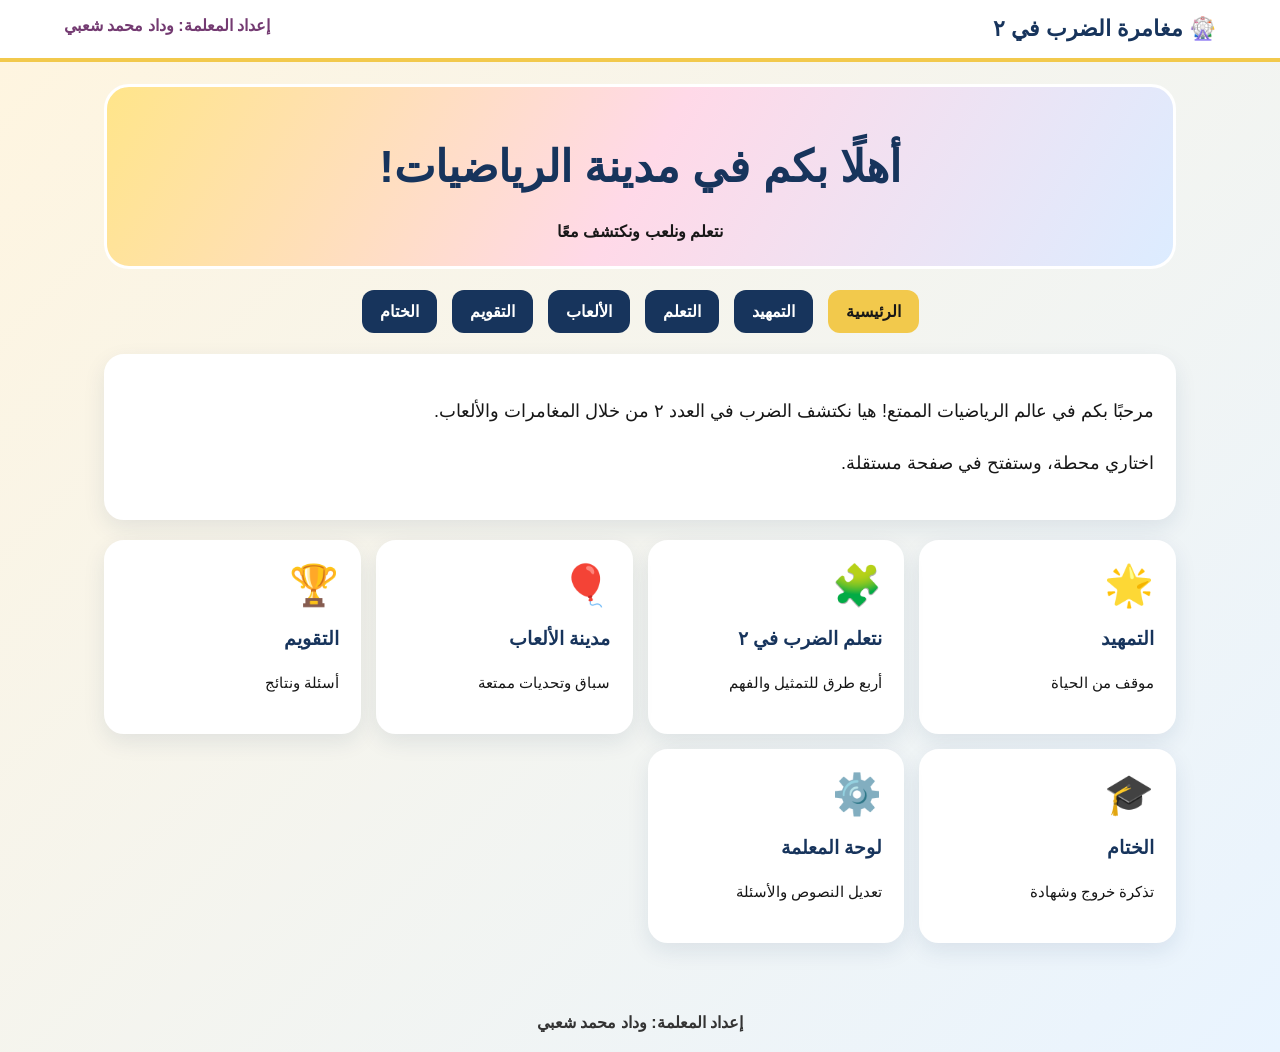
<file: index.html>
<!doctype html><html lang='ar' dir='rtl'><meta charset='utf-8'><meta name='viewport' content='width=device-width,initial-scale=1'><title>مغامرة الضرب في ٢</title><link rel='stylesheet' href='style.css'><body><script src='app.js'></script></body></html>
</file>
<file: style.css>
*{box-sizing:border-box}body{margin:0;font-family:Tahoma,Arial,sans-serif;color:#171717;background:linear-gradient(135deg,#fff5df,#e9f4ff);direction:rtl}header{background:white;padding:16px 5%;display:flex;justify-content:space-between;flex-wrap:wrap;border-bottom:4px solid #f2c94c;font-weight:bold}.brand{color:#17345c;font-size:22px}.teacher{color:#743b72}main{max-width:1100px;margin:auto;padding:22px 14px 50px}.hero{background:linear-gradient(120deg,#ffe58a,#ffd9e8,#dcecff);border:3px solid white;border-radius:25px;padding:25px;text-align:center}h1,h2,h3{color:#17345c}h1{font-size:clamp(27px,5vw,44px)}p{font-size:18px;line-height:1.9}.grid{display:grid;grid-template-columns:repeat(auto-fit,minmax(210px,1fr));gap:15px;margin-top:20px}.tile,.panel{background:white;border:2px solid #fff;border-radius:20px;padding:20px;box-shadow:0 8px 22px #17345c18}.tile{display:block;text-decoration:none;color:#171717;transition:.2s}.tile:hover{transform:translateY(-4px);border-color:#f2c94c}.emoji{font-size:40px}.tile p{font-size:15px}.nav{display:flex;gap:7px;flex-wrap:wrap;justify-content:center;margin:17px 0}a.btn,button{display:inline-block;background:#17345c;color:white;border:0;border-radius:12px;padding:12px 18px;font-weight:bold;font-size:16px;text-decoration:none;cursor:pointer;margin:4px}.btn.secondary,button.secondary{background:#f2c94c;color:#171717}.question{font-size:22px;font-weight:bold;color:#111;margin:14px 0}.answers{display:grid;grid-template-columns:repeat(auto-fit,minmax(120px,1fr));gap:9px}.answers button{background:#ffedaa;color:#111;border:2px solid #e4bd40}.number{font-size:40px;font-weight:bold;color:#17345c}.feedback{font-weight:bold;min-height:28px}input,textarea{width:100%;padding:11px;border:2px solid #ccd6e2;border-radius:10px;margin:6px 0;font:inherit;color:#111;background:#fff}label{display:block;color:#17345c;font-weight:bold;margin-top:10px}.editrow{padding:10px;border-bottom:1px solid #ddd}footer{text-align:center;padding:20px;color:#333;font-weight:bold}@media(max-width:600px){header{justify-content:center;text-align:center}}
</file>
